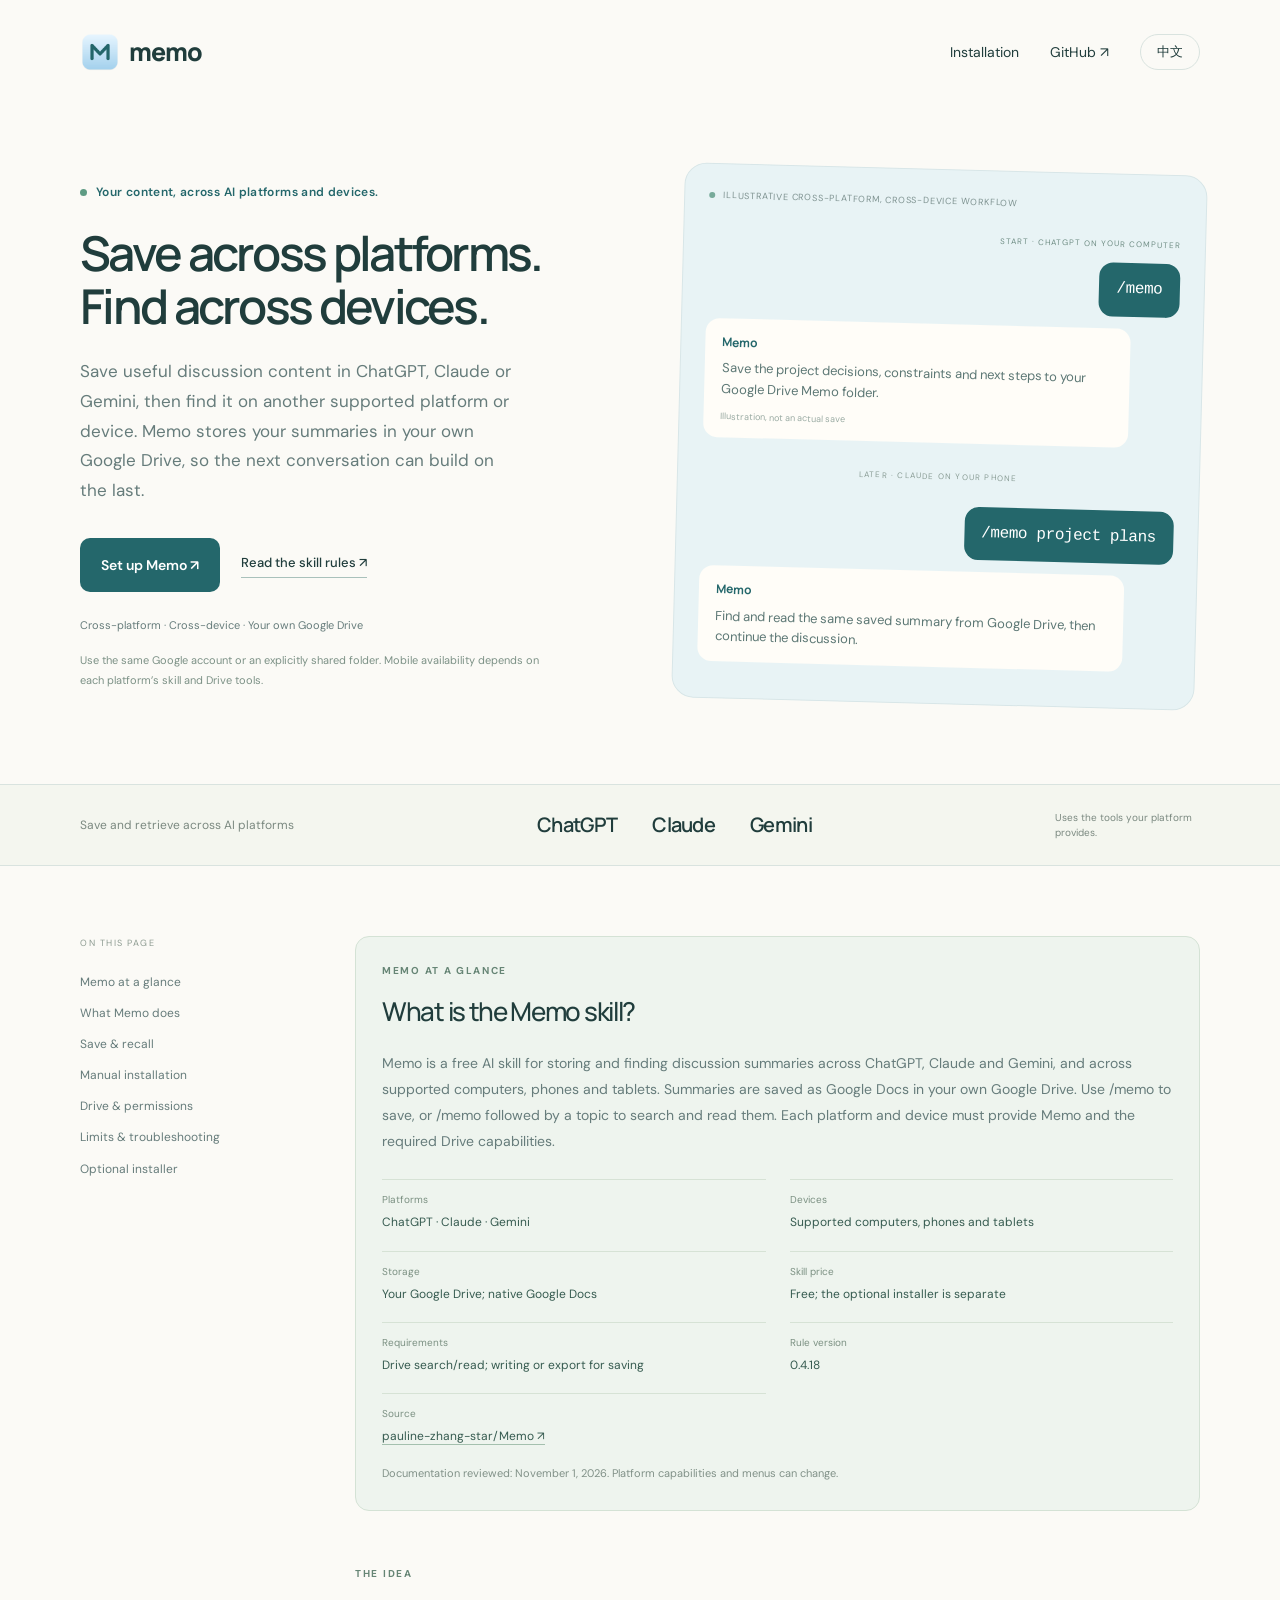
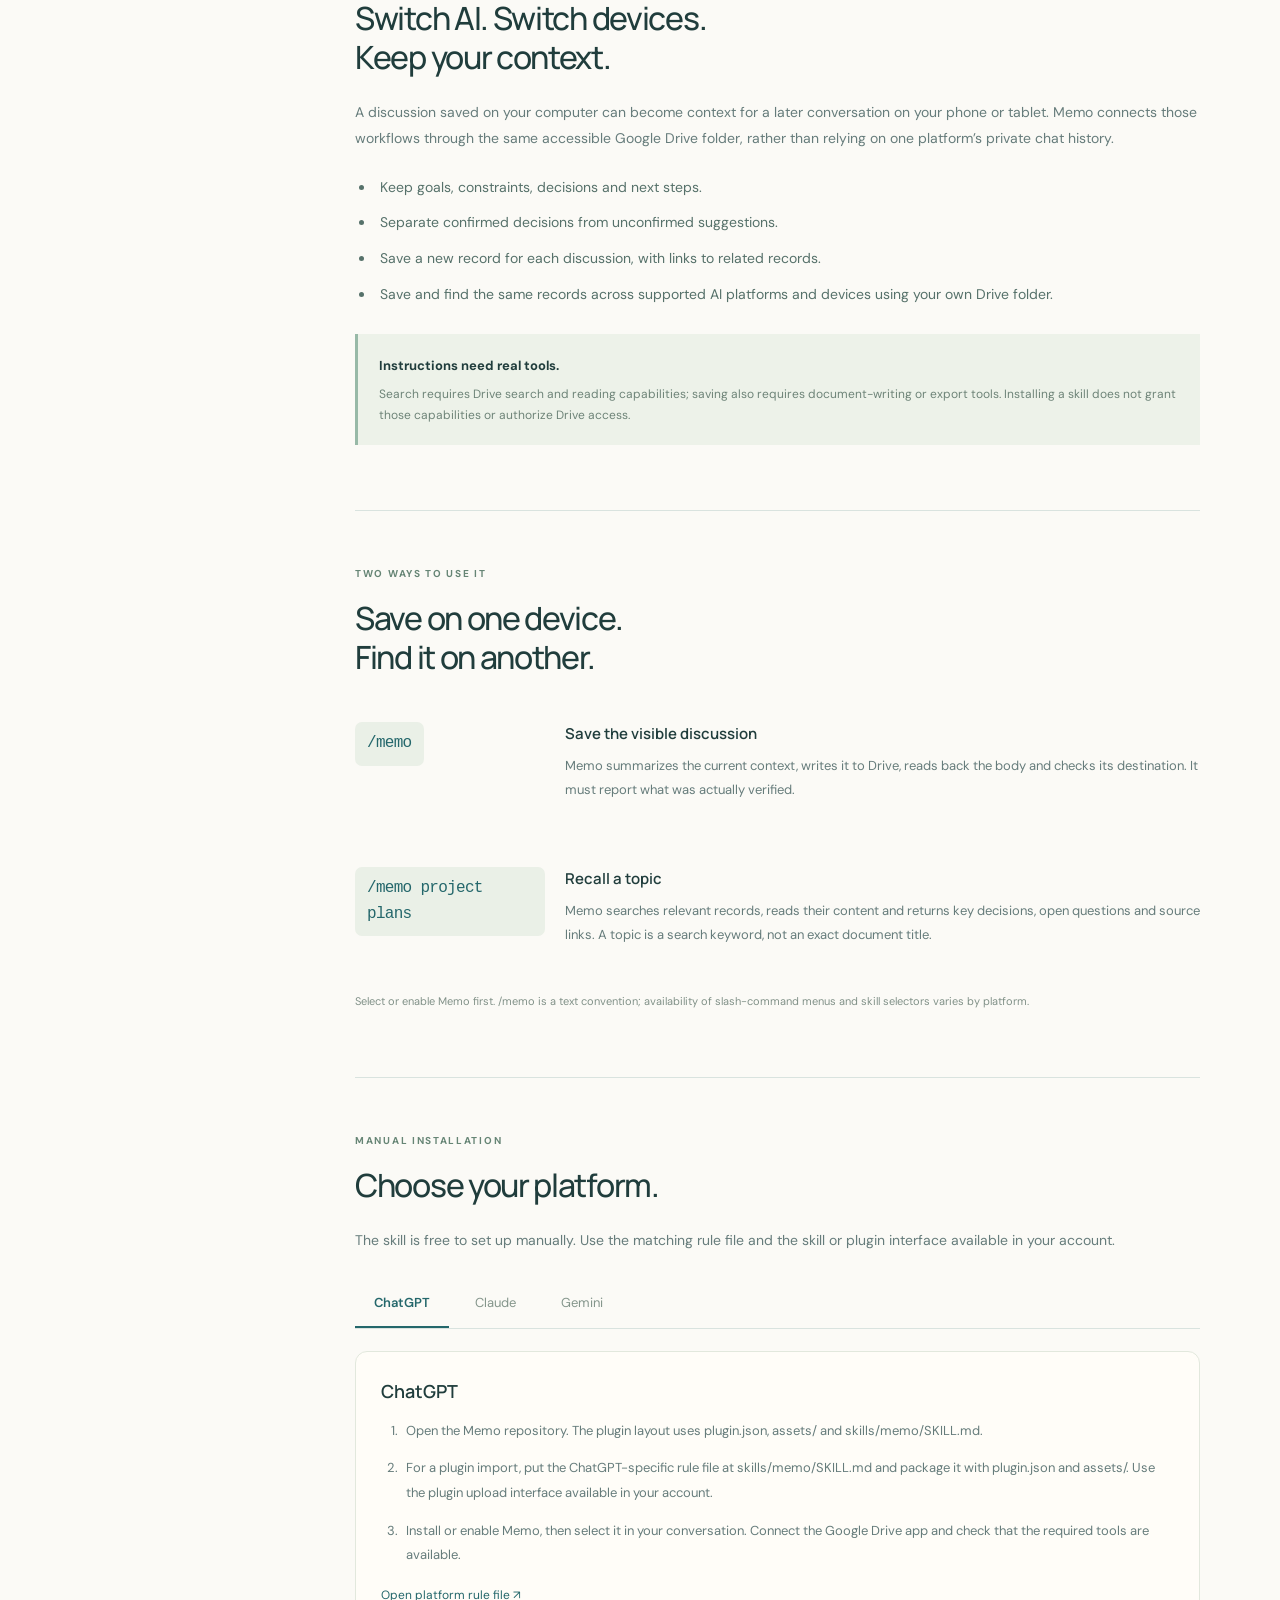
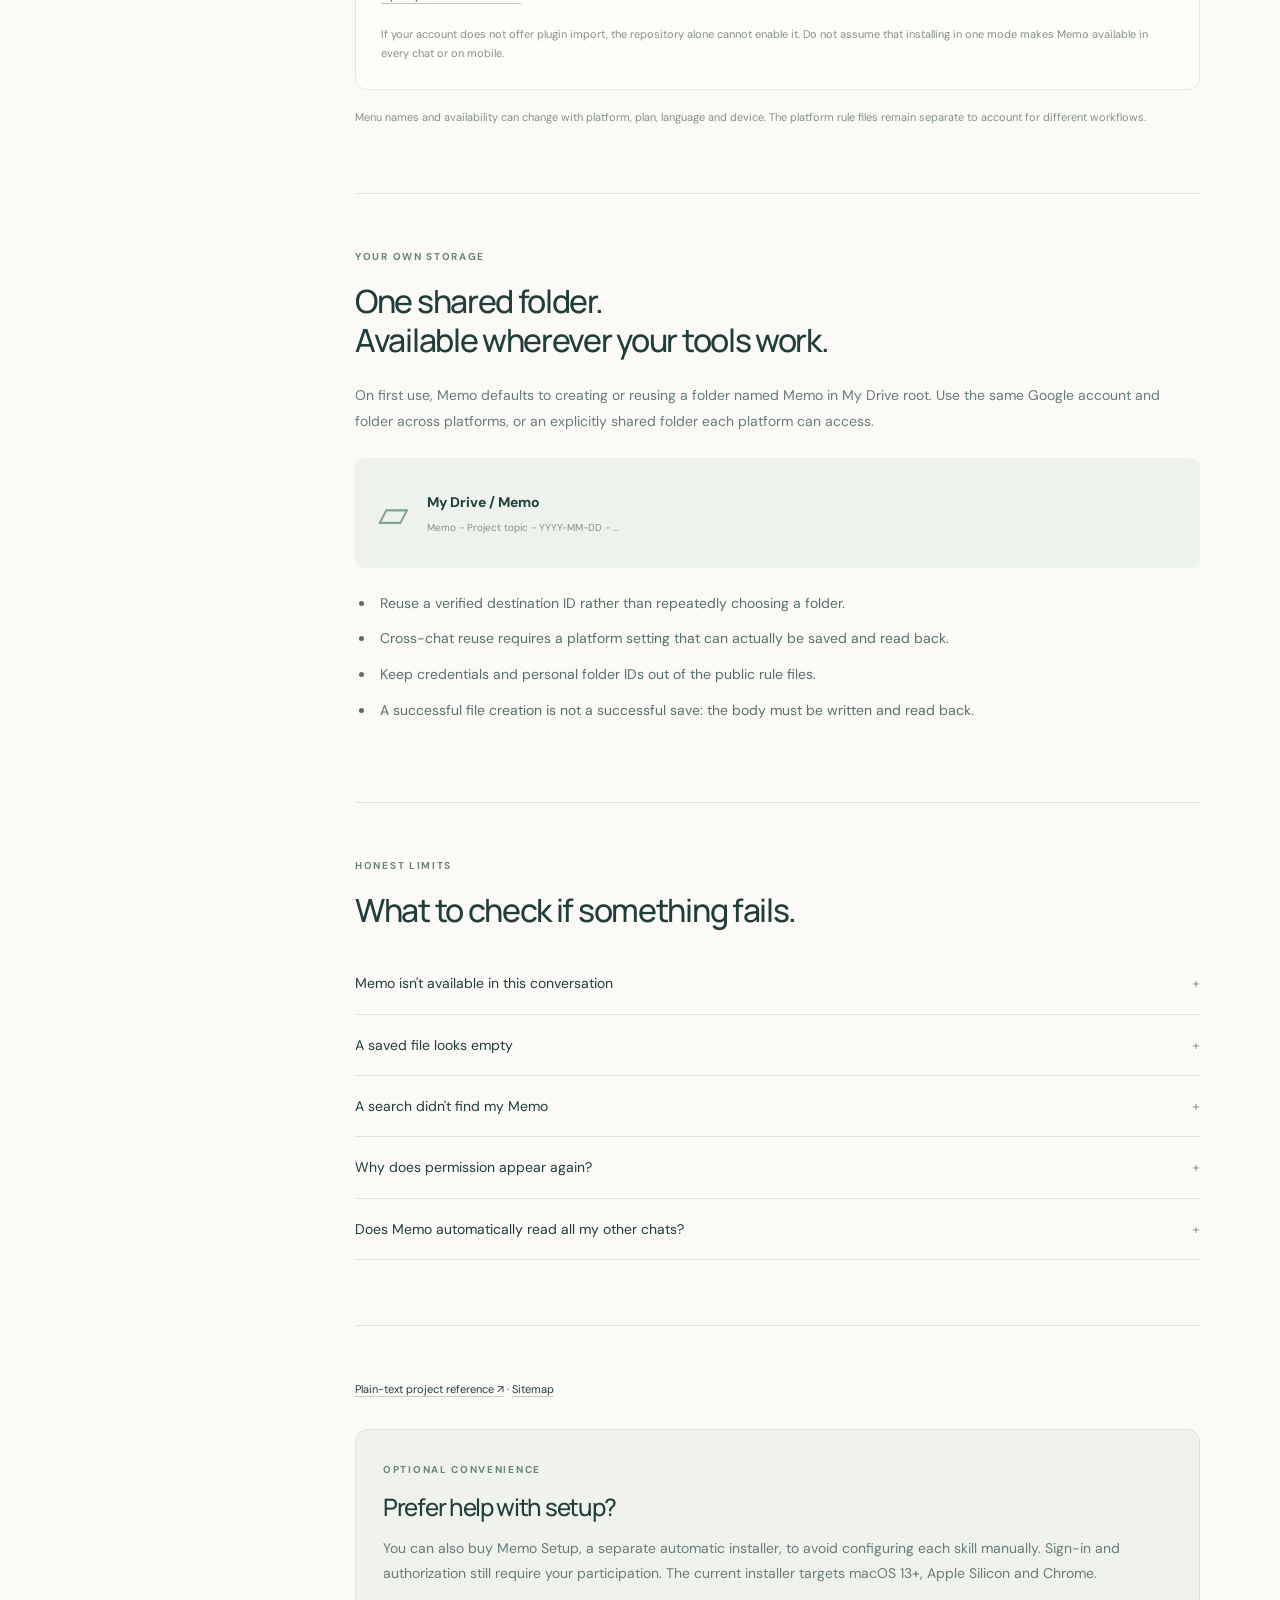
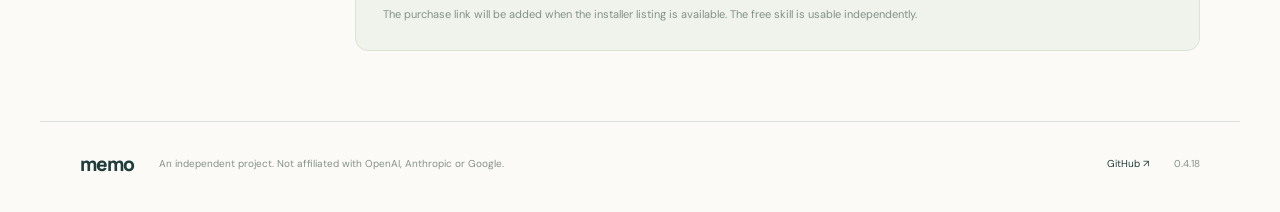
<file: docs/index.html>
<!doctype html><html lang="en"><head>
<meta charset="UTF-8">
<meta name="viewport" content="width=device-width,initial-scale=1">
<title>Memo — Cross-Platform, Cross-Device Memory for ChatGPT, Claude &amp; Gemini</title>
<meta name="description" content="Free Memo skill: save and find discussion summaries across ChatGPT, Claude and Gemini, on supported computers, phones and tablets through your own Google Drive. Manual setup guides included.">
<meta name="theme-color" content="#e5f3f8">
<meta name="robots" content="index,follow,max-image-preview:large">
<link rel="canonical" href="https://pauline-zhang-star.github.io/Memo/">
<link rel="alternate" hreflang="en" href="https://pauline-zhang-star.github.io/Memo/">
<link rel="alternate" hreflang="zh-CN" href="https://pauline-zhang-star.github.io/Memo/zh/">
<link rel="alternate" hreflang="x-default" href="https://pauline-zhang-star.github.io/Memo/">
<link rel="sitemap" type="application/xml" href="https://pauline-zhang-star.github.io/Memo/sitemap.xml">
<meta property="og:type" content="website">
<meta property="og:site_name" content="Memo">
<meta property="og:title" content="Memo — Cross-Platform, Cross-Device Memory for ChatGPT, Claude &amp; Gemini">
<meta property="og:description" content="Free Memo skill: save and find discussion summaries across ChatGPT, Claude and Gemini, on supported computers, phones and tablets through your own Google Drive. Manual setup guides included.">
<meta property="og:url" content="https://pauline-zhang-star.github.io/Memo/">
<meta property="og:locale" content="en_US">
<meta property="og:image" content="https://pauline-zhang-star.github.io/Memo/assets/memo-icon.png">
<meta property="og:image:alt" content="Memo skill icon">
<meta property="og:image:width" content="1024">
<meta property="og:image:height" content="1024">
<meta name="twitter:card" content="summary">
<meta name="twitter:title" content="Memo — Cross-Platform, Cross-Device Memory for ChatGPT, Claude &amp; Gemini">
<meta name="twitter:description" content="Free Memo skill: save and find discussion summaries across ChatGPT, Claude and Gemini, on supported computers, phones and tablets through your own Google Drive. Manual setup guides included.">
<meta name="twitter:image" content="https://pauline-zhang-star.github.io/Memo/assets/memo-icon.png">
<link rel="icon" href="./assets/memo-icon.png">
<link rel="stylesheet" href="./base.css">
<link rel="stylesheet" href="./docs.css">
<script defer src="./docs.js"></script>
<script type="application/ld+json">{"@context": "https://schema.org", "@graph": [{"@type": "WebSite", "@id": "https://pauline-zhang-star.github.io/Memo/#website", "name": "Memo", "url": "https://pauline-zhang-star.github.io/Memo/", "inLanguage": ["en", "zh-CN"]}, {"@type": "WebPage", "@id": "https://pauline-zhang-star.github.io/Memo/#webpage", "url": "https://pauline-zhang-star.github.io/Memo/", "name": "Memo — Cross-Platform, Cross-Device Memory for ChatGPT, Claude & Gemini", "description": "Free Memo skill: save and find discussion summaries across ChatGPT, Claude and Gemini, on supported computers, phones and tablets through your own Google Drive. Manual setup guides included.", "inLanguage": "en", "isPartOf": {"@id": "https://pauline-zhang-star.github.io/Memo/#website"}, "about": {"@id": "https://pauline-zhang-star.github.io/Memo/#skill"}, "dateModified": "2026-11-01", "mainEntity": {"@id": "https://pauline-zhang-star.github.io/Memo/#faq"}}, {"@type": "SoftwareSourceCode", "@id": "https://pauline-zhang-star.github.io/Memo/#skill", "name": "Memo", "alternateName": "Memo skill", "description": "Memo is a free AI skill for storing and finding discussion summaries across ChatGPT, Claude and Gemini, and across supported computers, phones and tablets. Summaries are saved as Google Docs in your own Google Drive. Use /memo to save, or /memo followed by a topic to search and read them. Each platform and device must provide Memo and the required Drive capabilities.", "url": "https://pauline-zhang-star.github.io/Memo/", "codeRepository": "https://github.com/pauline-zhang-star/Memo", "version": "0.4.18", "runtimePlatform": ["ChatGPT", "Claude", "Gemini"], "author": {"@type": "Person", "name": "pauline-zhang-star", "url": "https://github.com/pauline-zhang-star"}, "subjectOf": {"@id": "https://pauline-zhang-star.github.io/Memo/#webpage"}}, {"@type": "FAQPage", "@id": "https://pauline-zhang-star.github.io/Memo/#faq", "inLanguage": "en", "mainEntity": [{"@type": "Question", "name": "Memo isn't available in this conversation", "acceptedAnswer": {"@type": "Answer", "text": "Confirm the skill is installed, enabled and selected in the current platform and mode. Availability can differ across web, mobile, Chat and Work. Typing /memo alone does not install anything."}}, {"@type": "Question", "name": "A saved file looks empty", "acceptedAnswer": {"@type": "Answer", "text": "Creating a file and writing its body are separate operations. Memo should read the returned document ID directly and repair the same document once if needed, rather than create repeated empty files. Ask for the actual verification result."}}, {"@type": "Question", "name": "A search didn't find my Memo", "acceptedAnswer": {"@type": "Answer", "text": "Try topic aliases and Chinese/English keywords. Use actual Drive file search where available; a general Workspace context search may miss recently changed files. A direct document link can distinguish search failure from a missing file."}}, {"@type": "Question", "name": "Why does permission appear again?", "acceptedAnswer": {"@type": "Answer", "text": "Each platform controls its Drive authorization and tool-action confirmations. Reuse existing access when possible, but Memo cannot suppress required approvals or grant itself permanent access."}}, {"@type": "Question", "name": "Does Memo automatically read all my other chats?", "acceptedAnswer": {"@type": "Answer", "text": "No. Save only context that is visible or explicitly supplied. Retrieval reads relevant saved Drive records, not every conversation in your AI accounts."}}]}]}</script>
</head><body>
<header class="header wrap"><a class="brand" href="#"><img src="./assets/memo-icon.png" alt="" width="40" height="40"><span>memo</span></a><nav aria-label="Main"><a href="#install" data-t="navInstall">Installation</a><a href="https://github.com/pauline-zhang-star/Memo" target="_blank" rel="noopener">GitHub ↗</a><a id="language" href="./zh/" lang="zh-CN" hreflang="zh-CN">中文</a></nav></header>
<main>
<section class="doc-hero wrap"><div><div class="eyebrow"><span></span><span data-t="eyebrow">Your content, across AI platforms and devices.</span></div><h1 data-t="hero">Save across platforms.<br>Find across devices.</h1><p class="lede" data-t="intro">Save useful discussion content in ChatGPT, Claude or Gemini, then find it on another supported platform or device. Memo stores your summaries in your own Google Drive, so the next conversation can build on the last.</p><div class="hero-actions"><a class="button primary" href="#install" data-t="start">Set up Memo ↗</a><a class="text-link" href="https://github.com/pauline-zhang-star/Memo/tree/main/skills/memo" target="_blank" rel="noopener" data-t="readSkill">Read the skill rules ↗</a></div><p class="doc-sub" data-t="free">Cross-platform · Cross-device · Your own Google Drive</p><p class="hero-scope" data-t="deviceScope">Use the same Google account or an explicitly shared folder. Mobile availability depends on each platform’s skill and Drive tools.</p></div><div class="conversation"><div class="conversation-top"><span class="tiny-dot"></span><span data-t="exampleLabel">ILLUSTRATIVE CROSS-PLATFORM, CROSS-DEVICE WORKFLOW</span></div><div class="message-device" data-t="firstDevice">START · CHATGPT ON YOUR COMPUTER</div><div class="message user"><code>/memo</code></div><div class="message assistant"><span class="message-label">Memo</span><p data-t="exampleSave">Save the project decisions, constraints and next steps to your Google Drive Memo folder.</p><span class="example-state" data-t="exampleNote">Illustration, not an actual save</span></div><div class="conversation-break" data-t="nextChat">LATER · CLAUDE ON YOUR PHONE</div><div class="message user"><code data-t="exampleCommand">/memo project plans</code></div><div class="message assistant"><span class="message-label">Memo</span><p data-t="exampleRead">Find and read the same saved summary from Google Drive, then continue the discussion.</p></div></div></section>
<div class="platform-strip"><div class="wrap strip-inner"><span data-t="platformLabel">Save and retrieve across AI platforms</span><div><span>ChatGPT</span><span>Claude</span><span>Gemini</span></div><span class="strip-aside" data-t="toolsNote">Uses the tools your platform provides.</span></div></div>
<div class="doc-layout wrap"><aside class="doc-nav"><span data-t="contents">ON THIS PAGE</span><a href="#quick-answer" data-t="quickNav">Memo at a glance</a><a href="#overview" data-t="overviewNav">What Memo does</a><a href="#usage" data-t="usageNav">Save & recall</a><a href="#install" data-t="installNav">Manual installation</a><a href="#drive" data-t="driveNav">Drive & permissions</a><a href="#limits" data-t="limitsNav">Limits & troubleshooting</a><a href="#optional" data-t="optionalNav">Optional installer</a></aside><div class="doc-content">
<section id="quick-answer" class="quick-answer"><div class="section-label" data-t="quickLabel">MEMO AT A GLANCE</div><h2 data-t="quickTitle">What is the Memo skill?</h2><p data-t="quickAnswer">Memo is a free AI skill for storing and finding discussion summaries across ChatGPT, Claude and Gemini, and across supported computers, phones and tablets. Summaries are saved as Google Docs in your own Google Drive. Use /memo to save, or /memo followed by a topic to search and read them. Each platform and device must provide Memo and the required Drive capabilities.</p><dl class="fact-grid"><div><dt data-t="factPlatforms">Platforms</dt><dd>ChatGPT · Claude · Gemini</dd></div><div><dt data-t="factDevices">Devices</dt><dd data-t="factDevicesValue">Supported computers, phones and tablets</dd></div><div><dt data-t="factStorage">Storage</dt><dd data-t="factStorageValue">Your Google Drive; native Google Docs</dd></div><div><dt data-t="factCost">Skill price</dt><dd data-t="factCostValue">Free; the optional installer is separate</dd></div><div><dt data-t="factRequirements">Requirements</dt><dd data-t="factRequirementsValue">Drive search/read; writing or export for saving</dd></div><div><dt data-t="factVersion">Rule version</dt><dd>0.4.18</dd></div><div><dt data-t="factSource">Source</dt><dd><a href="https://github.com/pauline-zhang-star/Memo" target="_blank" rel="noopener">pauline-zhang-star/Memo ↗</a></dd></div></dl><p class="small-note" data-t="reviewed">Documentation reviewed: November 1, 2026. Platform capabilities and menus can change.</p></section><section id="overview"><div class="section-label" data-t="overviewLabel">THE IDEA</div><h2 data-t="overviewTitle">Switch AI. Switch devices.<br>Keep your context.</h2><p data-t="overviewText">A discussion saved on your computer can become context for a later conversation on your phone or tablet. Memo connects those workflows through the same accessible Google Drive folder, rather than relying on one platform’s private chat history.</p><ul class="doc-list"><li data-t="what1">Keep goals, constraints, decisions and next steps.</li><li data-t="what2">Separate confirmed decisions from unconfirmed suggestions.</li><li data-t="what3">Save a new record for each discussion, with links to related records.</li><li data-t="what4">Save and find the same records across supported AI platforms and devices using your own Drive folder.</li></ul><div class="note"><strong data-t="toolsTitle">Instructions need real tools.</strong><p data-t="toolsBody">Search requires Drive search and reading capabilities; saving also requires document-writing or export tools. Installing a skill does not grant those capabilities or authorize Drive access.</p></div></section>
<section id="usage"><div class="section-label" data-t="usageLabel">TWO WAYS TO USE IT</div><h2 data-t="usageTitle">Save on one device.<br>Find it on another.</h2><div class="usage-example"><code>/memo</code><div><h3 data-t="saveTitle">Save the visible discussion</h3><p data-t="saveBody">Memo summarizes the current context, writes it to Drive, reads back the body and checks its destination. It must report what was actually verified.</p></div></div><div class="usage-example"><code data-t="recallCode">/memo project plans</code><div><h3 data-t="recallTitle">Recall a topic</h3><p data-t="recallBody">Memo searches relevant records, reads their content and returns key decisions, open questions and source links. A topic is a search keyword, not an exact document title.</p></div></div><p class="small-note" data-t="commandNote">Select or enable Memo first. /memo is a text convention; availability of slash-command menus and skill selectors varies by platform.</p></section>
<section id="install"><div class="section-label" data-t="installLabel">MANUAL INSTALLATION</div><h2 data-t="installTitle">Choose your platform.</h2><p data-t="installIntro">The skill is free to set up manually. Use the matching rule file and the skill or plugin interface available in your account.</p><div class="platform-tabs" role="tablist" aria-label="Platform"><button id="tab-chatgpt" role="tab" aria-controls="panel-chatgpt" aria-selected="true" tabindex="0" data-platform="chatgpt">ChatGPT</button><button id="tab-claude" role="tab" aria-controls="panel-claude" aria-selected="false" tabindex="-1" data-platform="claude">Claude</button><button id="tab-gemini" role="tab" aria-controls="panel-gemini" aria-selected="false" tabindex="-1" data-platform="gemini">Gemini</button></div>
<div id="panel-chatgpt" class="install-panel" role="tabpanel" aria-labelledby="tab-chatgpt"><h3>ChatGPT</h3><ol><li data-t="gpt1">Open the Memo repository. The plugin layout uses plugin.json, assets/ and skills/memo/SKILL.md.</li><li data-t="gpt2">For a plugin import, put the ChatGPT-specific rule file at skills/memo/SKILL.md and package it with plugin.json and assets/. Use the plugin upload interface available in your account.</li><li data-t="gpt3">Install or enable Memo, then select it in your conversation. Connect the Google Drive app and check that the required tools are available.</li></ol><a class="file-link" href="https://github.com/pauline-zhang-star/Memo/blob/main/platforms/chatgpt/memo/SKILL.md" target="_blank" rel="noopener" data-t="openRules">Open platform rule file ↗</a><p class="small-note" data-t="gptNote">If your account does not offer plugin import, the repository alone cannot enable it. Do not assume that installing in one mode makes Memo available in every chat or on mobile.</p></div>
<div id="panel-claude" class="install-panel" role="tabpanel" aria-labelledby="tab-claude"><h3>Claude</h3><ol><li data-t="claude1">Open the Claude-specific rule file and save it as SKILL.md using GitHub's raw-file download.</li><li data-t="claude2">In Claude's customization settings, open Skills and upload the skill in the format accepted by the current interface. Enable Memo after import.</li><li data-t="claude3">Connect Google Drive in Claude. Select or invoke Memo in a supported conversation and check search, read and write capabilities separately.</li></ol><a class="file-link" href="https://github.com/pauline-zhang-star/Memo/blob/main/platforms/claude/memo/SKILL.md" target="_blank" rel="noopener" data-t="openRules">Open platform rule file ↗</a><p class="small-note" data-t="claudeNote">When replacing an existing skill, preserve your personal memo_storage settings. Do not overwrite a verified folder ID with the generic null values.</p></div>
<div id="panel-gemini" class="install-panel" role="tabpanel" aria-labelledby="tab-gemini"><h3>Gemini</h3><ol><li data-t="gemini1">Open the Gemini-specific rule file and save SKILL.md.</li><li data-t="gemini2">In Gemini, open customization → Skills and use the available upload or creation flow. If entering instructions manually, use the rule body after the YAML metadata, and name the skill memo.</li><li data-t="gemini3">Save and enable the skill. Connect the available Google Workspace/Drive integration and explicitly ask Memo to search Google Drive when retrieving.</li></ol><a class="file-link" href="https://github.com/pauline-zhang-star/Memo/blob/main/platforms/gemini/memo/SKILL.md" target="_blank" rel="noopener" data-t="openRules">Open platform rule file ↗</a><p class="small-note" data-t="geminiNote">Available tools can differ between web and mobile. Missing write tools do not prevent retrieval when search and reading are available.</p></div><p class="small-note" data-t="uiNote">Menu names and availability can change with platform, plan, language and device. The platform rule files remain separate to account for different workflows.</p></section>
<section id="drive"><div class="section-label" data-t="driveLabel">YOUR OWN STORAGE</div><h2 data-t="driveTitle">One shared folder.<br>Available wherever your tools work.</h2><p data-t="driveText">On first use, Memo defaults to creating or reusing a folder named Memo in My Drive root. Use the same Google account and folder across platforms, or an explicitly shared folder each platform can access.</p><div class="folder-preview"><span aria-hidden="true">▱</span><div><strong>My Drive / Memo</strong><p>Memo - Project topic - YYYY-MM-DD - …</p></div></div><ul class="doc-list"><li data-t="drive1">Reuse a verified destination ID rather than repeatedly choosing a folder.</li><li data-t="drive2">Cross-chat reuse requires a platform setting that can actually be saved and read back.</li><li data-t="drive3">Keep credentials and personal folder IDs out of the public rule files.</li><li data-t="drive4">A successful file creation is not a successful save: the body must be written and read back.</li></ul></section>
<section id="limits"><div class="section-label" data-t="limitsLabel">HONEST LIMITS</div><h2 data-t="limitsTitle">What to check if something fails.</h2><details id="faq-availability"><summary data-t="q1">Memo isn't available in this conversation</summary><p data-t="a1">Confirm the skill is installed, enabled and selected in the current platform and mode. Availability can differ across web, mobile, Chat and Work. Typing /memo alone does not install anything.</p></details><details id="faq-empty-document"><summary data-t="q2">A saved file looks empty</summary><p data-t="a2">Creating a file and writing its body are separate operations. Memo should read the returned document ID directly and repair the same document once if needed, rather than create repeated empty files. Ask for the actual verification result.</p></details><details id="faq-search"><summary data-t="q3">A search didn't find my Memo</summary><p data-t="a3">Try topic aliases and Chinese/English keywords. Use actual Drive file search where available; a general Workspace context search may miss recently changed files. A direct document link can distinguish search failure from a missing file.</p></details><details id="faq-permissions"><summary data-t="q4">Why does permission appear again?</summary><p data-t="a4">Each platform controls its Drive authorization and tool-action confirmations. Reuse existing access when possible, but Memo cannot suppress required approvals or grant itself permanent access.</p></details><details id="faq-other-chats"><summary data-t="q5">Does Memo automatically read all my other chats?</summary><p data-t="a5">No. Save only context that is visible or explicitly supplied. Retrieval reads relevant saved Drive records, not every conversation in your AI accounts.</p></details></section>
<p class="docs-resources"><a href="./reference.md" data-t="textReference">Plain-text project reference ↗</a> · <a href="./sitemap.xml" data-t="sitemapLink">Sitemap</a></p><section id="optional" class="optional"><span class="section-label" data-t="optionalLabel">OPTIONAL CONVENIENCE</span><h2 data-t="optionalTitle">Prefer help with setup?</h2><p data-t="optionalText">You can also buy Memo Setup, a separate automatic installer, to avoid configuring each skill manually. Sign-in and authorization still require your participation. The current installer targets macOS 13+, Apple Silicon and Chrome.</p><a id="installer-link" hidden target="_blank" rel="noopener" data-t="purchaseLink">View the optional installer on Gumroad ↗</a><p id="installer-pending" class="small-note" data-t="purchasePending">The purchase link will be added when the installer listing is available. The free skill is usable independently.</p></section>
</div></div></main><footer class="wrap footer"><div class="brand footer-brand">memo</div><p data-t="footer">An independent project. Not affiliated with OpenAI, Anthropic or Google.</p><a href="https://github.com/pauline-zhang-star/Memo" target="_blank" rel="noopener">GitHub ↗</a><span>0.4.18</span></footer></body></html>
</file>
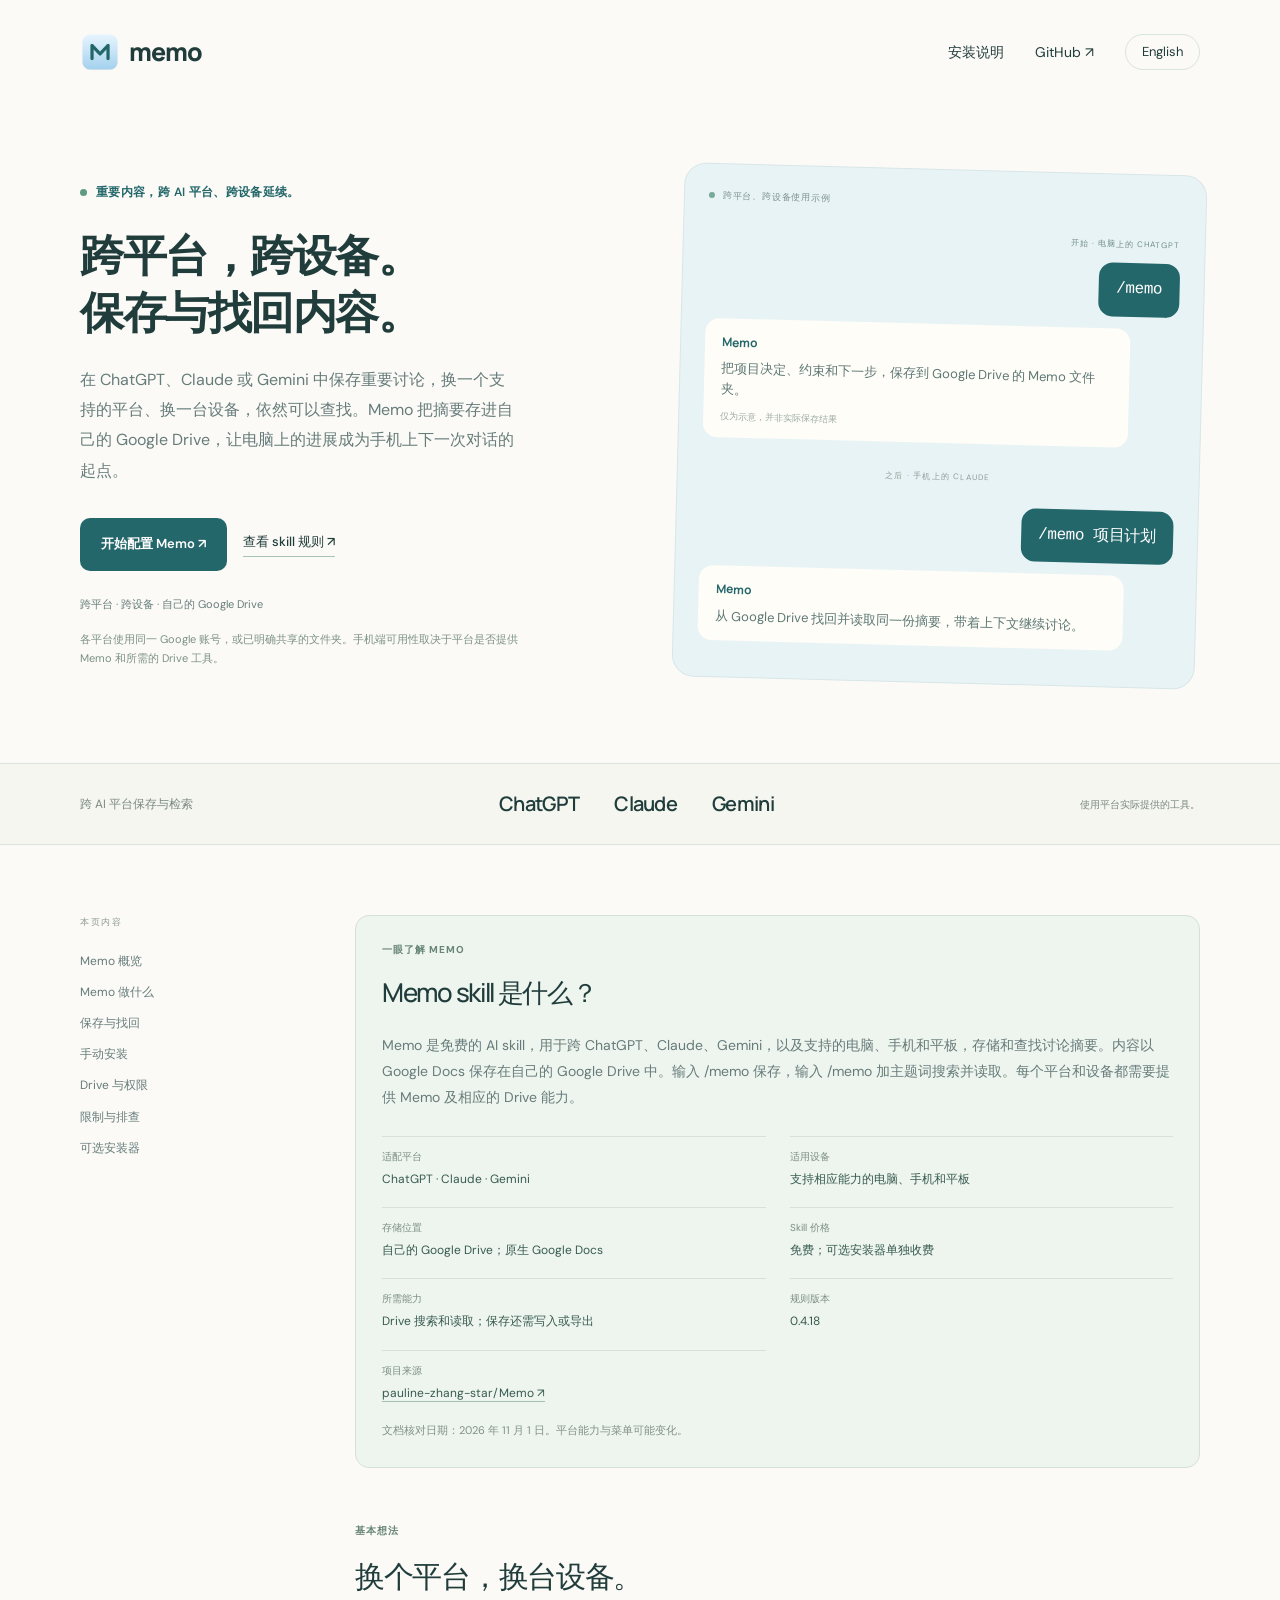
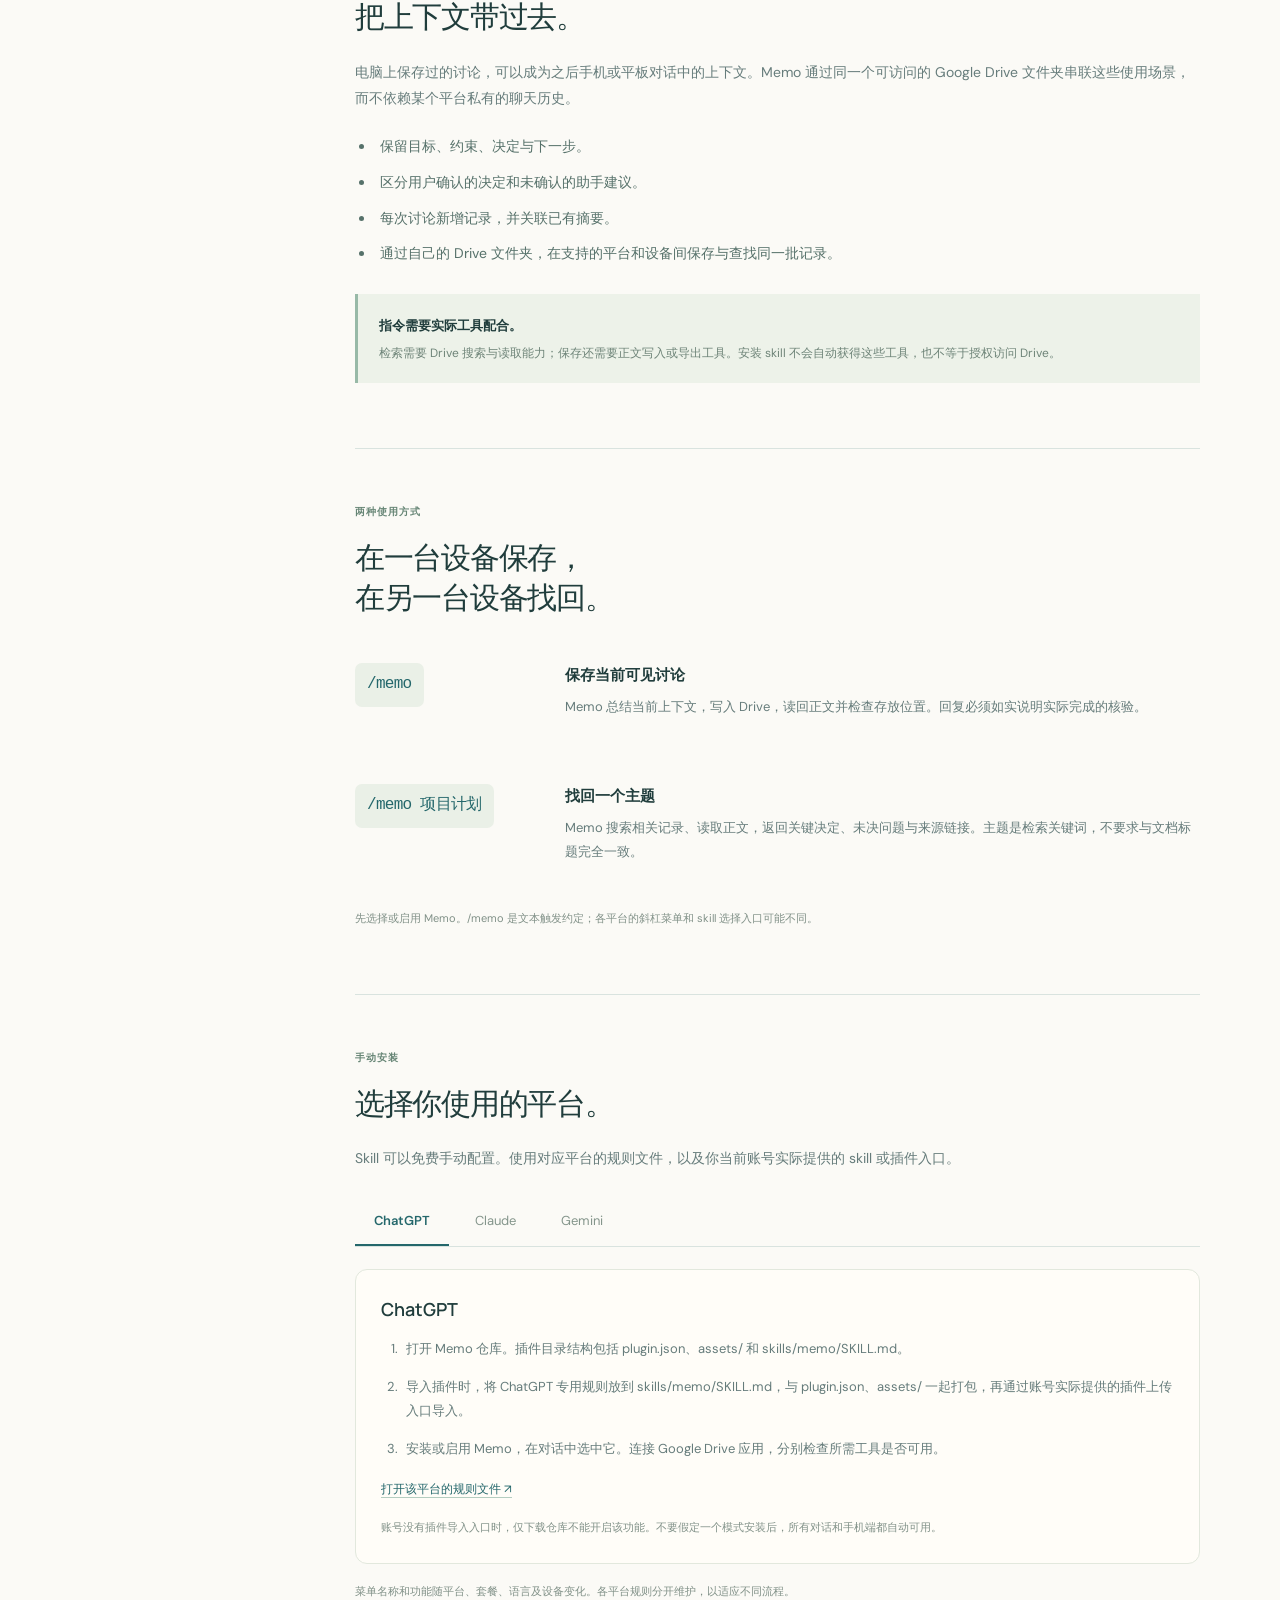
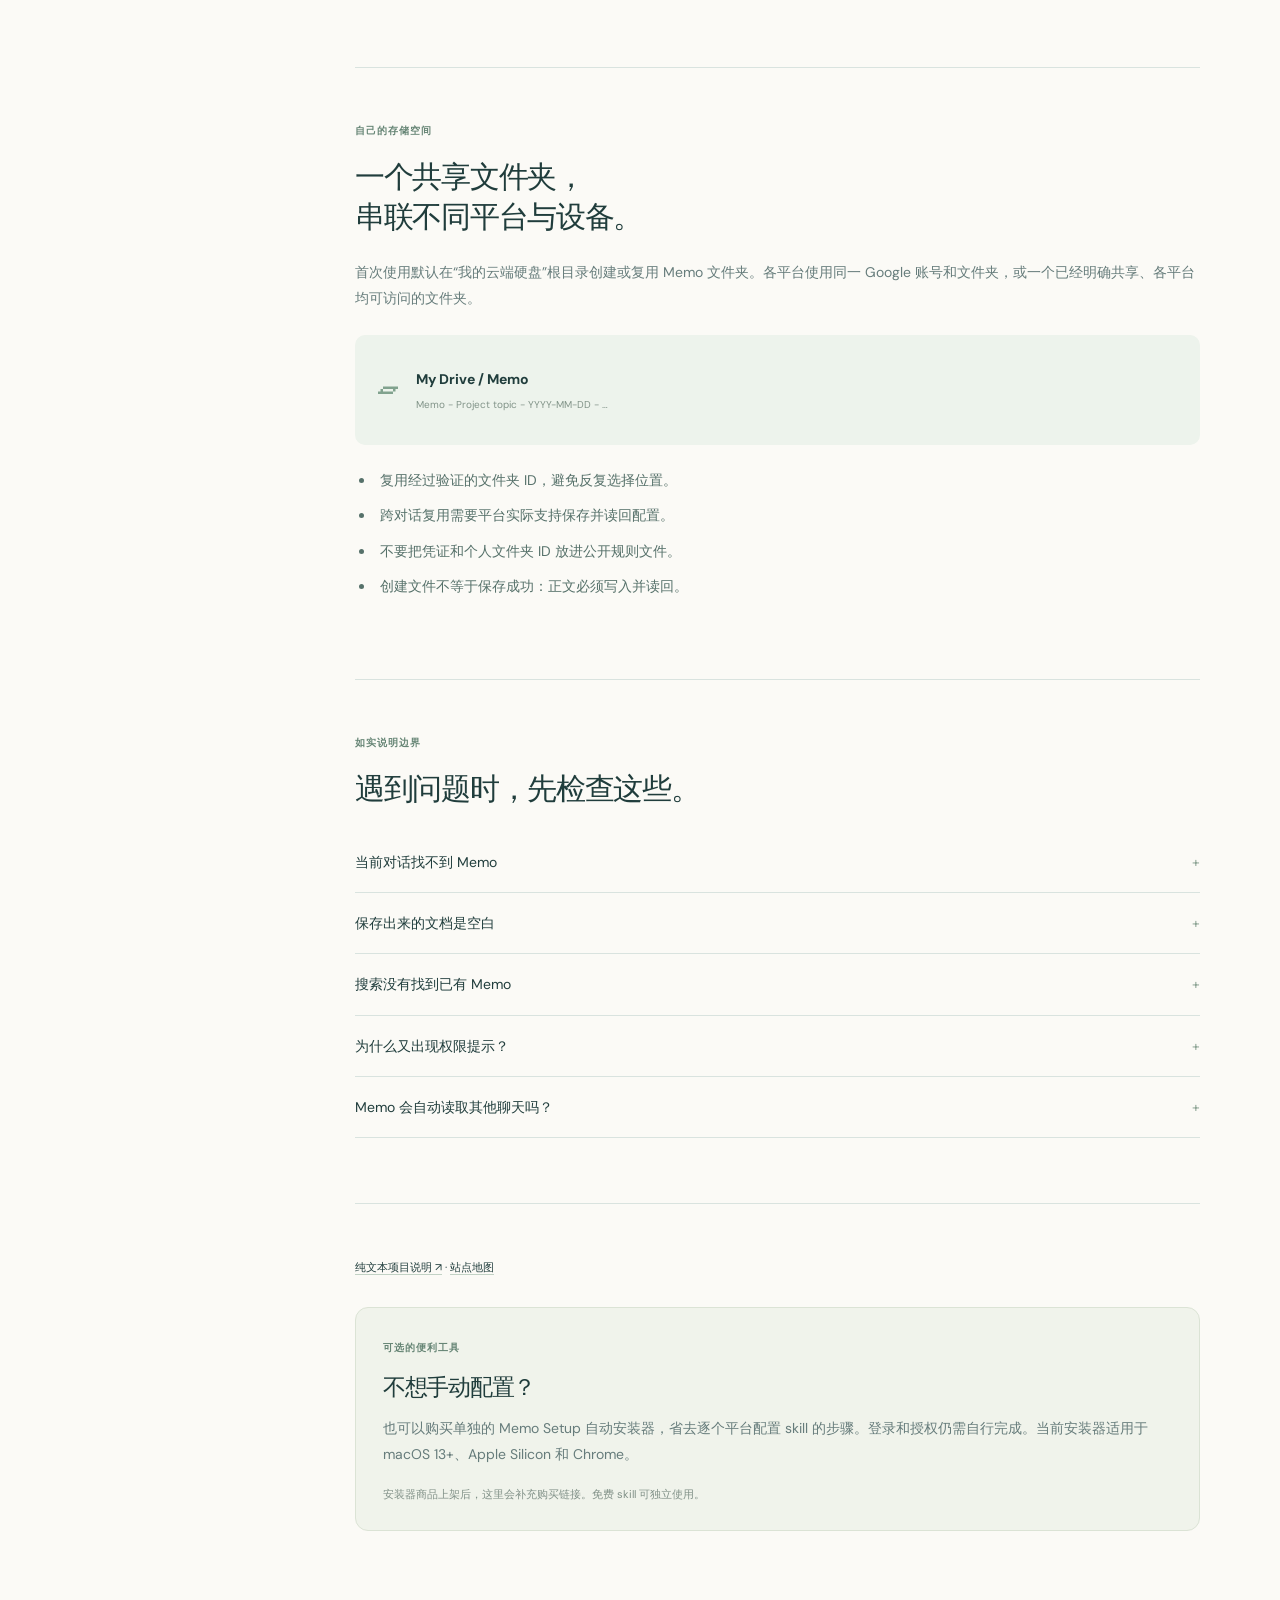
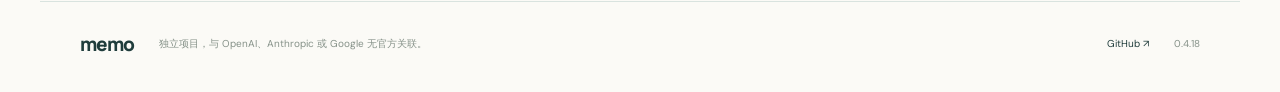
<file: docs/zh/index.html>
<!doctype html><html lang="zh-CN"><head>
<meta charset="UTF-8">
<meta name="viewport" content="width=device-width,initial-scale=1">
<title>Memo — 跨平台、跨设备保存与查找 | ChatGPT、Claude、Gemini</title>
<meta name="description" content="免费 Memo skill：跨 ChatGPT、Claude、Gemini 保存和查找内容，通过自己的 Google Drive 在支持的电脑、手机和平板间找回讨论摘要。含三平台手动安装说明。">
<meta name="theme-color" content="#e5f3f8">
<meta name="robots" content="index,follow,max-image-preview:large">
<link rel="canonical" href="https://pauline-zhang-star.github.io/Memo/zh/">
<link rel="alternate" hreflang="en" href="https://pauline-zhang-star.github.io/Memo/">
<link rel="alternate" hreflang="zh-CN" href="https://pauline-zhang-star.github.io/Memo/zh/">
<link rel="alternate" hreflang="x-default" href="https://pauline-zhang-star.github.io/Memo/">
<link rel="sitemap" type="application/xml" href="https://pauline-zhang-star.github.io/Memo/sitemap.xml">
<meta property="og:type" content="website">
<meta property="og:site_name" content="Memo">
<meta property="og:title" content="Memo — 跨平台、跨设备保存与查找 | ChatGPT、Claude、Gemini">
<meta property="og:description" content="免费 Memo skill：跨 ChatGPT、Claude、Gemini 保存和查找内容，通过自己的 Google Drive 在支持的电脑、手机和平板间找回讨论摘要。含三平台手动安装说明。">
<meta property="og:url" content="https://pauline-zhang-star.github.io/Memo/zh/">
<meta property="og:locale" content="zh_CN">
<meta property="og:image" content="https://pauline-zhang-star.github.io/Memo/assets/memo-icon.png">
<meta property="og:image:alt" content="Memo skill icon">
<meta property="og:image:width" content="1024">
<meta property="og:image:height" content="1024">
<meta name="twitter:card" content="summary">
<meta name="twitter:title" content="Memo — 跨平台、跨设备保存与查找 | ChatGPT、Claude、Gemini">
<meta name="twitter:description" content="免费 Memo skill：跨 ChatGPT、Claude、Gemini 保存和查找内容，通过自己的 Google Drive 在支持的电脑、手机和平板间找回讨论摘要。含三平台手动安装说明。">
<meta name="twitter:image" content="https://pauline-zhang-star.github.io/Memo/assets/memo-icon.png">
<link rel="icon" href="../assets/memo-icon.png">
<link rel="stylesheet" href="../base.css">
<link rel="stylesheet" href="../docs.css">
<script defer src="../docs.js"></script>
<script type="application/ld+json">{"@context": "https://schema.org", "@graph": [{"@type": "WebSite", "@id": "https://pauline-zhang-star.github.io/Memo/#website", "name": "Memo", "url": "https://pauline-zhang-star.github.io/Memo/", "inLanguage": ["en", "zh-CN"]}, {"@type": "WebPage", "@id": "https://pauline-zhang-star.github.io/Memo/zh/#webpage", "url": "https://pauline-zhang-star.github.io/Memo/zh/", "name": "Memo — 跨平台、跨设备保存与查找 | ChatGPT、Claude、Gemini", "description": "免费 Memo skill：跨 ChatGPT、Claude、Gemini 保存和查找内容，通过自己的 Google Drive 在支持的电脑、手机和平板间找回讨论摘要。含三平台手动安装说明。", "inLanguage": "zh-CN", "isPartOf": {"@id": "https://pauline-zhang-star.github.io/Memo/#website"}, "about": {"@id": "https://pauline-zhang-star.github.io/Memo/#skill"}, "dateModified": "2026-11-01", "mainEntity": {"@id": "https://pauline-zhang-star.github.io/Memo/zh/#faq"}}, {"@type": "SoftwareSourceCode", "@id": "https://pauline-zhang-star.github.io/Memo/#skill", "name": "Memo", "alternateName": "Memo skill", "description": "Memo 是免费的 AI skill，用于跨 ChatGPT、Claude、Gemini，以及支持的电脑、手机和平板，存储和查找讨论摘要。内容以 Google Docs 保存在自己的 Google Drive 中。输入 /memo 保存，输入 /memo 加主题词搜索并读取。每个平台和设备都需要提供 Memo 及相应的 Drive 能力。", "url": "https://pauline-zhang-star.github.io/Memo/", "codeRepository": "https://github.com/pauline-zhang-star/Memo", "version": "0.4.18", "runtimePlatform": ["ChatGPT", "Claude", "Gemini"], "author": {"@type": "Person", "name": "pauline-zhang-star", "url": "https://github.com/pauline-zhang-star"}, "subjectOf": {"@id": "https://pauline-zhang-star.github.io/Memo/zh/#webpage"}}, {"@type": "FAQPage", "@id": "https://pauline-zhang-star.github.io/Memo/zh/#faq", "inLanguage": "zh-CN", "mainEntity": [{"@type": "Question", "name": "当前对话找不到 Memo", "acceptedAnswer": {"@type": "Answer", "text": "确认当前平台和模式下已安装、启用并选中 Memo。网页、手机、Chat 和 Work 的可用入口可能不同。只输入 /memo 不会自动完成安装。"}}, {"@type": "Question", "name": "保存出来的文档是空白", "acceptedAnswer": {"@type": "Answer", "text": "创建文件与写入正文是不同操作。Memo 应按返回的文档 ID 直接读取，必要时在同一文档补写一次，而不是重复创建空文件。请以实际核验结果为准。"}}, {"@type": "Question", "name": "搜索没有找到已有 Memo", "acceptedAnswer": {"@type": "Answer", "text": "尝试主题别名和中英文关键词。优先使用实际提供的 Drive 文件搜索；普通 Workspace 上下文搜索可能漏掉刚修改的文件。直接提供文档链接，有助于区分搜索失败和文件不存在。"}}, {"@type": "Question", "name": "为什么又出现权限提示？", "acceptedAnswer": {"@type": "Answer", "text": "各平台独立控制 Drive 授权和单次工具操作确认。已有授权可用时应复用，但 Memo 无法取消必要的确认，也不能自行获得永久权限。"}}, {"@type": "Question", "name": "Memo 会自动读取其他聊天吗？", "acceptedAnswer": {"@type": "Answer", "text": "不会。仅保存当前可见或明确提供的上下文。检索读取相关的 Drive 摘要，并非浏览 AI 账号里的全部聊天。"}}]}]}</script>
</head><body>
<header class="header wrap"><a class="brand" href="#"><img src="../assets/memo-icon.png" alt="" width="40" height="40"><span>memo</span></a><nav aria-label="Main"><a href="#install" data-t="navInstall">安装说明</a><a href="https://github.com/pauline-zhang-star/Memo" target="_blank" rel="noopener">GitHub ↗</a><a id="language" href="../" lang="en" hreflang="en">English</a></nav></header>
<main>
<section class="doc-hero wrap"><div><div class="eyebrow"><span></span><span data-t="eyebrow">重要内容，跨 AI 平台、跨设备延续。</span></div><h1 data-t="hero">跨平台，跨设备。<br>保存与找回内容。</h1><p class="lede" data-t="intro">在 ChatGPT、Claude 或 Gemini 中保存重要讨论，换一个支持的平台、换一台设备，依然可以查找。Memo 把摘要存进自己的 Google Drive，让电脑上的进展成为手机上下一次对话的起点。</p><div class="hero-actions"><a class="button primary" href="#install" data-t="start">开始配置 Memo ↗</a><a class="text-link" href="https://github.com/pauline-zhang-star/Memo/tree/main/skills/memo" target="_blank" rel="noopener" data-t="readSkill">查看 skill 规则 ↗</a></div><p class="doc-sub" data-t="free">跨平台 · 跨设备 · 自己的 Google Drive</p><p class="hero-scope" data-t="deviceScope">各平台使用同一 Google 账号，或已明确共享的文件夹。手机端可用性取决于平台是否提供 Memo 和所需的 Drive 工具。</p></div><div class="conversation"><div class="conversation-top"><span class="tiny-dot"></span><span data-t="exampleLabel">跨平台、跨设备使用示例</span></div><div class="message-device" data-t="firstDevice">开始 · 电脑上的 CHATGPT</div><div class="message user"><code>/memo</code></div><div class="message assistant"><span class="message-label">Memo</span><p data-t="exampleSave">把项目决定、约束和下一步，保存到 Google Drive 的 Memo 文件夹。</p><span class="example-state" data-t="exampleNote">仅为示意，并非实际保存结果</span></div><div class="conversation-break" data-t="nextChat">之后 · 手机上的 CLAUDE</div><div class="message user"><code data-t="exampleCommand">/memo 项目计划</code></div><div class="message assistant"><span class="message-label">Memo</span><p data-t="exampleRead">从 Google Drive 找回并读取同一份摘要，带着上下文继续讨论。</p></div></div></section>
<div class="platform-strip"><div class="wrap strip-inner"><span data-t="platformLabel">跨 AI 平台保存与检索</span><div><span>ChatGPT</span><span>Claude</span><span>Gemini</span></div><span class="strip-aside" data-t="toolsNote">使用平台实际提供的工具。</span></div></div>
<div class="doc-layout wrap"><aside class="doc-nav"><span data-t="contents">本页内容</span><a href="#quick-answer" data-t="quickNav">Memo 概览</a><a href="#overview" data-t="overviewNav">Memo 做什么</a><a href="#usage" data-t="usageNav">保存与找回</a><a href="#install" data-t="installNav">手动安装</a><a href="#drive" data-t="driveNav">Drive 与权限</a><a href="#limits" data-t="limitsNav">限制与排查</a><a href="#optional" data-t="optionalNav">可选安装器</a></aside><div class="doc-content">
<section id="quick-answer" class="quick-answer"><div class="section-label" data-t="quickLabel">一眼了解 MEMO</div><h2 data-t="quickTitle">Memo skill 是什么？</h2><p data-t="quickAnswer">Memo 是免费的 AI skill，用于跨 ChatGPT、Claude、Gemini，以及支持的电脑、手机和平板，存储和查找讨论摘要。内容以 Google Docs 保存在自己的 Google Drive 中。输入 /memo 保存，输入 /memo 加主题词搜索并读取。每个平台和设备都需要提供 Memo 及相应的 Drive 能力。</p><dl class="fact-grid"><div><dt data-t="factPlatforms">适配平台</dt><dd>ChatGPT · Claude · Gemini</dd></div><div><dt data-t="factDevices">适用设备</dt><dd data-t="factDevicesValue">支持相应能力的电脑、手机和平板</dd></div><div><dt data-t="factStorage">存储位置</dt><dd data-t="factStorageValue">自己的 Google Drive；原生 Google Docs</dd></div><div><dt data-t="factCost">Skill 价格</dt><dd data-t="factCostValue">免费；可选安装器单独收费</dd></div><div><dt data-t="factRequirements">所需能力</dt><dd data-t="factRequirementsValue">Drive 搜索和读取；保存还需写入或导出</dd></div><div><dt data-t="factVersion">规则版本</dt><dd>0.4.18</dd></div><div><dt data-t="factSource">项目来源</dt><dd><a href="https://github.com/pauline-zhang-star/Memo" target="_blank" rel="noopener">pauline-zhang-star/Memo ↗</a></dd></div></dl><p class="small-note" data-t="reviewed">文档核对日期：2026 年 11 月 1 日。平台能力与菜单可能变化。</p></section><section id="overview"><div class="section-label" data-t="overviewLabel">基本想法</div><h2 data-t="overviewTitle">换个平台，换台设备。<br>把上下文带过去。</h2><p data-t="overviewText">电脑上保存过的讨论，可以成为之后手机或平板对话中的上下文。Memo 通过同一个可访问的 Google Drive 文件夹串联这些使用场景，而不依赖某个平台私有的聊天历史。</p><ul class="doc-list"><li data-t="what1">保留目标、约束、决定与下一步。</li><li data-t="what2">区分用户确认的决定和未确认的助手建议。</li><li data-t="what3">每次讨论新增记录，并关联已有摘要。</li><li data-t="what4">通过自己的 Drive 文件夹，在支持的平台和设备间保存与查找同一批记录。</li></ul><div class="note"><strong data-t="toolsTitle">指令需要实际工具配合。</strong><p data-t="toolsBody">检索需要 Drive 搜索与读取能力；保存还需要正文写入或导出工具。安装 skill 不会自动获得这些工具，也不等于授权访问 Drive。</p></div></section>
<section id="usage"><div class="section-label" data-t="usageLabel">两种使用方式</div><h2 data-t="usageTitle">在一台设备保存，<br>在另一台设备找回。</h2><div class="usage-example"><code>/memo</code><div><h3 data-t="saveTitle">保存当前可见讨论</h3><p data-t="saveBody">Memo 总结当前上下文，写入 Drive，读回正文并检查存放位置。回复必须如实说明实际完成的核验。</p></div></div><div class="usage-example"><code data-t="recallCode">/memo 项目计划</code><div><h3 data-t="recallTitle">找回一个主题</h3><p data-t="recallBody">Memo 搜索相关记录、读取正文，返回关键决定、未决问题与来源链接。主题是检索关键词，不要求与文档标题完全一致。</p></div></div><p class="small-note" data-t="commandNote">先选择或启用 Memo。/memo 是文本触发约定；各平台的斜杠菜单和 skill 选择入口可能不同。</p></section>
<section id="install"><div class="section-label" data-t="installLabel">手动安装</div><h2 data-t="installTitle">选择你使用的平台。</h2><p data-t="installIntro">Skill 可以免费手动配置。使用对应平台的规则文件，以及你当前账号实际提供的 skill 或插件入口。</p><div class="platform-tabs" role="tablist" aria-label="Platform"><button id="tab-chatgpt" role="tab" aria-controls="panel-chatgpt" aria-selected="true" tabindex="0" data-platform="chatgpt">ChatGPT</button><button id="tab-claude" role="tab" aria-controls="panel-claude" aria-selected="false" tabindex="-1" data-platform="claude">Claude</button><button id="tab-gemini" role="tab" aria-controls="panel-gemini" aria-selected="false" tabindex="-1" data-platform="gemini">Gemini</button></div>
<div id="panel-chatgpt" class="install-panel" role="tabpanel" aria-labelledby="tab-chatgpt"><h3>ChatGPT</h3><ol><li data-t="gpt1">打开 Memo 仓库。插件目录结构包括 plugin.json、assets/ 和 skills/memo/SKILL.md。</li><li data-t="gpt2">导入插件时，将 ChatGPT 专用规则放到 skills/memo/SKILL.md，与 plugin.json、assets/ 一起打包，再通过账号实际提供的插件上传入口导入。</li><li data-t="gpt3">安装或启用 Memo，在对话中选中它。连接 Google Drive 应用，分别检查所需工具是否可用。</li></ol><a class="file-link" href="https://github.com/pauline-zhang-star/Memo/blob/main/platforms/chatgpt/memo/SKILL.md" target="_blank" rel="noopener" data-t="openRules">打开该平台的规则文件 ↗</a><p class="small-note" data-t="gptNote">账号没有插件导入入口时，仅下载仓库不能开启该功能。不要假定一个模式安装后，所有对话和手机端都自动可用。</p></div>
<div id="panel-claude" class="install-panel" role="tabpanel" aria-labelledby="tab-claude"><h3>Claude</h3><ol><li data-t="claude1">打开 Claude 专用规则文件，通过 GitHub 原始文件下载保存为 SKILL.md。</li><li data-t="claude2">在 Claude 自定义设置中打开 Skills，通过当前界面接受的格式上传技能，导入后启用 Memo。</li><li data-t="claude3">在 Claude 连接 Google Drive；在支持的对话中选择或调用 Memo，分别检查搜索、读取与写入能力。</li></ol><a class="file-link" href="https://github.com/pauline-zhang-star/Memo/blob/main/platforms/claude/memo/SKILL.md" target="_blank" rel="noopener" data-t="openRules">打开该平台的规则文件 ↗</a><p class="small-note" data-t="claudeNote">替换已有技能时，保留个人 memo_storage 配置。不要用通用文件的 null 覆盖已经验证的文件夹 ID。</p></div>
<div id="panel-gemini" class="install-panel" role="tabpanel" aria-labelledby="tab-gemini"><h3>Gemini</h3><ol><li data-t="gemini1">打开 Gemini 专用规则文件，保存 SKILL.md。</li><li data-t="gemini2">在 Gemini 打开“自定义 → 技能”，通过实际提供的上传或创建入口导入。若手动填写指令，使用 YAML 元数据之后的规则正文，技能命名为 memo。</li><li data-t="gemini3">保存并启用技能，连接可用的 Google Workspace／Drive 集成；检索时明确要求 Memo 在 Google Drive 中查找。</li></ol><a class="file-link" href="https://github.com/pauline-zhang-star/Memo/blob/main/platforms/gemini/memo/SKILL.md" target="_blank" rel="noopener" data-t="openRules">打开该平台的规则文件 ↗</a><p class="small-note" data-t="geminiNote">网页和手机端的工具可能不同。只要搜索和读取可用，缺少写入工具不妨碍检索。</p></div><p class="small-note" data-t="uiNote">菜单名称和功能随平台、套餐、语言及设备变化。各平台规则分开维护，以适应不同流程。</p></section>
<section id="drive"><div class="section-label" data-t="driveLabel">自己的存储空间</div><h2 data-t="driveTitle">一个共享文件夹，<br>串联不同平台与设备。</h2><p data-t="driveText">首次使用默认在“我的云端硬盘”根目录创建或复用 Memo 文件夹。各平台使用同一 Google 账号和文件夹，或一个已经明确共享、各平台均可访问的文件夹。</p><div class="folder-preview"><span aria-hidden="true">▱</span><div><strong>My Drive / Memo</strong><p>Memo - Project topic - YYYY-MM-DD - …</p></div></div><ul class="doc-list"><li data-t="drive1">复用经过验证的文件夹 ID，避免反复选择位置。</li><li data-t="drive2">跨对话复用需要平台实际支持保存并读回配置。</li><li data-t="drive3">不要把凭证和个人文件夹 ID 放进公开规则文件。</li><li data-t="drive4">创建文件不等于保存成功：正文必须写入并读回。</li></ul></section>
<section id="limits"><div class="section-label" data-t="limitsLabel">如实说明边界</div><h2 data-t="limitsTitle">遇到问题时，先检查这些。</h2><details id="faq-availability"><summary data-t="q1">当前对话找不到 Memo</summary><p data-t="a1">确认当前平台和模式下已安装、启用并选中 Memo。网页、手机、Chat 和 Work 的可用入口可能不同。只输入 /memo 不会自动完成安装。</p></details><details id="faq-empty-document"><summary data-t="q2">保存出来的文档是空白</summary><p data-t="a2">创建文件与写入正文是不同操作。Memo 应按返回的文档 ID 直接读取，必要时在同一文档补写一次，而不是重复创建空文件。请以实际核验结果为准。</p></details><details id="faq-search"><summary data-t="q3">搜索没有找到已有 Memo</summary><p data-t="a3">尝试主题别名和中英文关键词。优先使用实际提供的 Drive 文件搜索；普通 Workspace 上下文搜索可能漏掉刚修改的文件。直接提供文档链接，有助于区分搜索失败和文件不存在。</p></details><details id="faq-permissions"><summary data-t="q4">为什么又出现权限提示？</summary><p data-t="a4">各平台独立控制 Drive 授权和单次工具操作确认。已有授权可用时应复用，但 Memo 无法取消必要的确认，也不能自行获得永久权限。</p></details><details id="faq-other-chats"><summary data-t="q5">Memo 会自动读取其他聊天吗？</summary><p data-t="a5">不会。仅保存当前可见或明确提供的上下文。检索读取相关的 Drive 摘要，并非浏览 AI 账号里的全部聊天。</p></details></section>
<p class="docs-resources"><a href="./reference.md" data-t="textReference">纯文本项目说明 ↗</a> · <a href="../sitemap.xml" data-t="sitemapLink">站点地图</a></p><section id="optional" class="optional"><span class="section-label" data-t="optionalLabel">可选的便利工具</span><h2 data-t="optionalTitle">不想手动配置？</h2><p data-t="optionalText">也可以购买单独的 Memo Setup 自动安装器，省去逐个平台配置 skill 的步骤。登录和授权仍需自行完成。当前安装器适用于 macOS 13+、Apple Silicon 和 Chrome。</p><a id="installer-link" hidden target="_blank" rel="noopener" data-t="purchaseLink">在 Gumroad 查看可选安装器 ↗</a><p id="installer-pending" class="small-note" data-t="purchasePending">安装器商品上架后，这里会补充购买链接。免费 skill 可独立使用。</p></section>
</div></div></main><footer class="wrap footer"><div class="brand footer-brand">memo</div><p data-t="footer">独立项目，与 OpenAI、Anthropic 或 Google 无官方关联。</p><a href="https://github.com/pauline-zhang-star/Memo" target="_blank" rel="noopener">GitHub ↗</a><span>0.4.18</span></footer></body></html>
</file>
<file: docs/base.css>
@import url('https://fonts.googleapis.com/css2?family=DM+Sans:wght@400;500;600;700&family=Manrope:wght@400;500;600;700;800&display=swap');
:root{--ink:#203d3c;--teal:#24676b;--muted:#667c7b;--cream:#fbfaf6;--line:#d9e3df;--sky:#e3f2f7;--mint:#e6efe8;--gold:#fae9b9}*{box-sizing:border-box}html{scroll-behavior:smooth;scroll-padding-top:40px}body{margin:0;background:var(--cream);color:var(--ink);font-family:'DM Sans',-apple-system,BlinkMacSystemFont,'Segoe UI',sans-serif;font-size:16px;line-height:1.6}a{color:inherit;text-decoration:none}button{font:inherit}button,a,summary{-webkit-tap-highlight-color:transparent}a:focus-visible,button:focus-visible,summary:focus-visible{outline:3px solid #cf8a38;outline-offset:5px}.wrap{max-width:1200px;margin:0 auto;padding-left:40px;padding-right:40px}.header{height:104px;display:flex;align-items:center;justify-content:space-between}.brand{display:flex;align-items:center;gap:9px;font-family:Manrope,sans-serif;font-size:25px;font-weight:800;letter-spacing:-1px}.brand img{border-radius:9px}.brand-light{font-weight:500;opacity:.7}.brand>span .brand-light{margin-left:3px}.header nav{display:flex;align-items:center;gap:31px;font-size:14px}.header nav>a:hover{color:var(--teal);text-decoration:underline;text-underline-offset:5px}#language{border:1px solid var(--line);border-radius:50px;background:transparent;padding:7px 16px;color:var(--ink);cursor:pointer}.hero{display:grid;grid-template-columns:1.04fr 1fr;align-items:center;min-height:680px;padding-top:32px;padding-bottom:90px;gap:22px}.eyebrow{display:flex;align-items:center;gap:9px;font-size:12px;letter-spacing:.03em;color:var(--teal);font-weight:600}.eyebrow>span:first-child{width:7px;height:7px;border-radius:100%;background:#5e9b83;flex-shrink:0}h1,h2,h3,p{margin:0}h1,h2,h3{font-family:Manrope,-apple-system,sans-serif}h1{font-size:clamp(42px,4.5vw,61px);font-weight:600;line-height:1.12;letter-spacing:-2.7px;margin:24px 0}.lede{font-size:17px;line-height:1.75;color:var(--muted);max-width:440px}.hero-actions{display:flex;align-items:center;gap:21px;margin-top:32px;flex-wrap:wrap}.button{display:inline-flex;align-items:center;justify-content:space-between;gap:24px;padding:16px 21px;border-radius:10px;font-size:14px;font-weight:600;transition:transform .2s,background .2s}.button:hover{transform:translateY(-2px)}.primary{color:#fff;background:var(--teal)}.primary:hover{background:#1b5357}.text-link{font-size:13px;font-weight:500;border-bottom:1px solid #a9c1bb;padding-bottom:3px}.compatibility{display:flex;align-items:center;gap:8px;font-size:11px;color:var(--muted);margin-top:24px}.mac-symbol{font-size:15px}.hero-art{position:relative;height:510px;isolation:isolate}.orb{position:absolute;border-radius:50%;z-index:-1}.orb-one{background:var(--sky);width:440px;height:440px;left:15px;top:35px}.orb-two{background:#edf1e2;width:235px;height:235px;right:-10px;bottom:5px;z-index:-2}.setup-window{position:absolute;top:36px;left:35px;width:380px;background:#fffdfb;border:1px solid #d6dfdc;border-radius:16px;box-shadow:0 24px 70px -30px #31524e65;transform:rotate(-3deg);overflow:hidden}.window-top{height:40px;border-bottom:1px solid #e9ece7;display:flex;align-items:center;justify-content:space-between;font-size:10px;padding:0 13px;color:#7b8a85}.traffic{display:flex;gap:5px}.traffic i{display:block;width:7px;height:7px;border-radius:50%;background:#e2b9ad}.traffic i:nth-child(2){background:#ecd39d}.traffic i:nth-child(3){background:#b9d5bd}.window-version{font-size:9px}.setup-body{padding:22px 28px 25px;text-align:center}.big-icon{width:81px;height:81px}.setup-body h2{font-size:17px;letter-spacing:-.5px;margin:4px 0}.setup-body>p{font-size:10px;color:#8a9994;margin-bottom:18px}.platform-row{display:flex;justify-content:space-between;text-align:left;margin:6px 0;padding:8px 12px;border:1px solid #e9ede8;border-radius:7px;font-size:11px}.platform-row b{color:#4e9a76;font-size:12px}.setup-complete{margin-top:14px;border-radius:7px;background:#edf5ee;color:#46735b;padding:10px;font-size:10px;display:flex;align-items:center;justify-content:center;gap:6px}.check-circle{display:inline-grid;place-items:center;background:#548c65;border-radius:50%;width:14px;height:14px;color:#fff;font-size:9px}.memory-note{position:absolute;right:-2px;bottom:15px;transform:rotate(6deg);width:220px;background:#faedc5;border:1px solid #e7d9b1;box-shadow:0 13px 30px -20px #5a5032;border-radius:4px;padding:25px 23px 20px}.note-dot{display:block;width:8px;height:8px;background:#a9a078;border-radius:50%;margin:-13px auto 15px}.note-kicker{font-size:8px;letter-spacing:1.3px;color:#887b52;font-weight:600}.memory-note p{font-family:Manrope,sans-serif;font-size:19px;line-height:1.4;letter-spacing:-.6px;margin:11px 0 19px}.note-command{font-size:11px;color:#8c7b43}.art-caption{position:absolute;left:35px;bottom:0;font-size:9px;letter-spacing:.04em;color:#8c9b93}.platform-strip{border-block:1px solid var(--line);padding:24px 0;background:#f4f6ef}.strip-inner{display:flex;align-items:center;justify-content:space-between;gap:20px;font-size:12px;color:#7b8980}.strip-inner>div{display:flex;gap:35px;font-family:Manrope,sans-serif;font-size:20px;font-weight:600;color:var(--ink);letter-spacing:-.7px}.strip-aside{max-width:145px;line-height:1.5;font-size:10px}.section-label{color:#668575;font-size:10px;font-weight:700;letter-spacing:1.7px}.story{padding-top:100px;padding-bottom:100px}.story-grid{display:grid;grid-template-columns:1fr 1fr;gap:90px;margin-top:24px}h2{font-size:38px;line-height:1.22;letter-spacing:-1.3px;font-weight:500}.story-grid p{font-size:15px;line-height:1.85}.muted{color:var(--muted);margin-top:16px}.command-demo{display:grid;grid-template-columns:1fr 60px 1fr;gap:25px;align-items:center;border:1px solid var(--line);background:#fffdf8;border-radius:18px;margin-top:48px;padding:30px 43px}.command-label{display:block;font-size:9px;letter-spacing:1.5px;color:var(--muted);margin-bottom:13px}code{font-size:23px;color:var(--teal);font-family:ui-monospace,SFMono-Regular,monospace;font-weight:500;letter-spacing:-.7px}.command-demo p{font-size:12px;color:var(--muted);margin-top:10px}.command-divider{color:#9fb5ae;font-size:25px;text-align:center}.how-section{background:var(--mint);padding:82px 0}.section-top{display:flex;justify-content:space-between;gap:40px;align-items:end;margin-top:23px}.section-top>p{color:var(--muted);font-size:13px;max-width:290px}.steps{display:grid;grid-template-columns:repeat(3,1fr);gap:40px;list-style:none;margin:53px 0 0;padding:0}.steps li{border-top:1px solid #bccfc1;padding-top:20px}.step-number{font-family:Manrope,sans-serif;font-size:12px;color:#698a76}.steps h3{font-size:18px;letter-spacing:-.5px;font-weight:600;margin:18px 0 10px}.steps p{font-size:13px;line-height:1.8;color:#637e6e}.pricing-section{padding-top:110px;padding-bottom:70px;display:grid;grid-template-columns:1fr 430px;gap:105px;align-items:center}.pricing-intro h2{margin:22px 0}.pricing-intro>p{font-size:15px;color:var(--muted);margin-bottom:23px;line-height:1.8}.your-drive{display:flex;gap:12px;align-items:start;margin-top:38px;color:#7d9184}.your-drive>span{font-size:26px;line-height:1}.your-drive p{font-size:11px;line-height:1.8}.price-card{border-radius:20px;border:1px solid #c6d6cc;background:#fffefa;box-shadow:0 15px 50px -25px #45675335;padding:30px}.price-card-head{display:flex;align-items:center;justify-content:space-between;font-size:16px;font-weight:600}.launch-tag{font-size:10px;font-weight:500;background:#f5e9bd;padding:4px 10px;border-radius:30px;color:#8b7543}.price-line{display:flex;align-items:baseline;gap:9px;margin-top:23px}.currency{font-size:17px;font-weight:500}.price-line strong{font-family:Manrope,sans-serif;font-size:68px;font-weight:500;letter-spacing:-4px;line-height:1.2}.price-line del{font-size:23px;color:#99a69c;margin-left:7px}.price-sub{font-size:11px;color:var(--muted);margin-top:6px}.included{list-style:none;padding:22px 0 14px;margin:17px 0 0;border-top:1px solid #e3e9e1}.included li{position:relative;padding-left:23px;margin-bottom:13px;font-size:12px;color:#4e665b}.included li:before{content:'✓';position:absolute;left:0;color:#6b9779}.purchase-button{width:100%;font-size:13px}.purchase-button[aria-disabled=true]{background:#6e8d88;cursor:not-allowed;transform:none}.checkout-note{font-size:10px;color:#859189;text-align:center;margin-top:11px;line-height:1.6}.requirements{margin-top:23px;padding-top:19px;border-top:1px solid #e3e9e1}.requirements strong{font-size:11px;font-weight:600}.requirements p{font-size:10px;line-height:1.8;color:#8b948c;margin-top:5px}.details{display:grid;grid-template-columns:1fr 1fr;gap:55px;padding-bottom:90px}.release-note{border-left:2px solid #d5e2d6;padding-left:19px}.small-label{font-size:9px;letter-spacing:1.4px;color:#83917f}.release-note h3{font-size:15px;font-weight:600;letter-spacing:-.4px;margin-top:9px}.release-note p{font-size:12px;color:var(--muted);line-height:1.8;margin-top:9px}.faq{padding-top:65px;padding-bottom:90px;border-top:1px solid var(--line);display:grid;grid-template-columns:1fr 1.3fr;gap:90px}.faq h2{margin-top:20px}.faq-list details{border-bottom:1px solid var(--line)}.faq-list summary{cursor:pointer;list-style:none;padding:21px 32px 21px 0;font-size:14px;position:relative;font-weight:500}.faq-list summary::-webkit-details-marker{display:none}.faq-list summary:after{content:'+';position:absolute;right:3px;top:17px;font-size:23px;font-weight:400;color:#829b8c}.faq-list details[open] summary:after{content:'−'}.faq-list p{font-size:13px;color:var(--muted);line-height:1.85;padding:0 25px 20px 0}.closing{border-radius:24px;background:linear-gradient(135deg,#e7f0f3,#e2ece1);margin-bottom:70px;text-align:center;padding-top:36px;padding-bottom:45px}.closing img{display:block;margin:0 auto 10px}.closing h2{font-size:31px;margin-bottom:22px}.closing .button{font-size:12px}.footer{border-top:1px solid var(--line);padding-top:27px;padding-bottom:32px;display:flex;align-items:center;gap:25px;font-size:10px;color:#859188}.footer-brand{font-size:19px;gap:3px;color:var(--ink)}.footer p{flex:1}.footer a{color:var(--ink)}html[lang|=zh] h1{font-size:53px;line-height:1.3;letter-spacing:-1.5px}html[lang|=zh] h2{line-height:1.35}html[lang|=zh] .lede{font-size:16px;line-height:1.9}html[lang|=zh] .memory-note p{font-size:19px}html[lang|=zh] .hero-actions{gap:16px}html[lang|=zh] .hero-actions .button{font-size:13px}html[lang|=zh] .section-label,html[lang|=zh] .small-label{letter-spacing:1px}@media(min-width:1400px){.hero-art{margin-left:20px}}@media(max-width:1000px){.wrap{padding-inline:30px}.hero{gap:15px;min-height:640px}.setup-window{left:10px;width:330px}.orb-one{width:360px;height:360px;left:0;top:70px}.memory-note{right:-5px;width:190px}.setup-body{padding-inline:20px}.hero-art{height:490px}.hero-actions{gap:17px}.hero-actions .text-link{font-size:12px}.pricing-section{gap:50px;grid-template-columns:1fr 400px}.strip-aside{display:none}.story-grid{gap:45px}.faq{gap:50px}h1{font-size:49px}html[lang|=zh] h1{font-size:44px}}@media(max-width:760px){.wrap{padding-inline:22px}.header{height:84px}.header nav{gap:18px}.header nav>a:first-child{display:none}.brand{font-size:22px}.brand img{width:35px;height:35px}.hero{grid-template-columns:1fr;gap:0;padding-top:32px;padding-bottom:30px}.hero-copy{max-width:560px}.eyebrow{font-size:10px}h1{font-size:49px;letter-spacing:-2px;margin-block:21px}.lede{font-size:16px;max-width:440px}.hero-actions{gap:20px}.hero-art{width:430px;max-width:100%;margin:18px auto 0;height:490px}.setup-window{left:15px;top:40px;width:335px}.memory-note{right:0;bottom:12px;width:185px}.orb-one{width:360px;height:360px;top:75px;left:0}.orb-two{width:180px;height:180px;right:0;bottom:20px}.strip-inner{flex-direction:column;gap:8px}.strip-inner>div{font-size:18px;gap:37px}.story{padding-block:65px}.story-grid{grid-template-columns:1fr;gap:25px;margin-top:18px}h2{font-size:33px}.story-grid p{font-size:14px}.command-demo{padding:25px;grid-template-columns:1fr;gap:18px;margin-top:30px}.command-divider{text-align:left;font-size:22px;transform:rotate(90deg);width:20px}code{font-size:23px}.how-section{padding-block:60px}.section-top{flex-direction:column;align-items:start;gap:19px}.section-top>p{max-width:350px}.steps{grid-template-columns:1fr;gap:25px;margin-top:35px}.steps li{display:grid;grid-template-columns:36px 1fr;column-gap:15px;padding-top:18px}.step-number{grid-row:span 2;padding-top:5px}.steps h3{margin:0 0 6px}.steps p{grid-column:2}.pricing-section{grid-template-columns:1fr;padding-top:65px;padding-bottom:45px;gap:35px}.pricing-intro h2{margin-block:18px}.your-drive{margin-top:25px}.price-card{padding:27px}.details{grid-template-columns:1fr;gap:30px;padding-bottom:55px}.faq{grid-template-columns:1fr;gap:22px;padding-top:50px;padding-bottom:55px}.faq h2{margin-top:15px}.faq-list summary{font-size:13px}.closing{margin-inline:16px;margin-bottom:40px;padding:29px 20px 35px}.closing h2{font-size:27px}.footer{flex-wrap:wrap;gap:14px;padding-block:24px}.footer p{flex-basis:calc(100% - 145px);font-size:9px}.footer>span{margin-left:auto}html[lang|=zh] h1{font-size:43px}html[lang|=zh] h2{font-size:31px}}@media(prefers-reduced-motion:reduce){html{scroll-behavior:auto}.button{transition:none}.button:hover{transform:none}}
/* Keep the illustration inside narrow phone viewports. */
.hero-copy,.hero-art,.pricing-intro,.price-card,.faq-list{min-width:0}
@media(max-width:760px){.hero{grid-template-columns:minmax(0,1fr)}.hero-art{width:100%;max-width:430px}.compatibility{flex-wrap:wrap}}
@media(max-width:480px){.hero-art{height:440px}.setup-window{left:5px;top:42px;width:calc(100% - 16px)}.orb-one{width:100%;height:auto;aspect-ratio:1;top:67px}.orb-two{width:155px;height:155px}.memory-note{right:8px;bottom:12px;width:170px;padding:24px 18px 17px}.memory-note p{font-size:17px}.art-caption{left:9px;bottom:0}.setup-body{padding-inline:20px}.setup-body h2{font-size:16px}.hero-actions{gap:18px}.compatibility{font-size:10px}html[lang|=zh] h1{font-size:40px}}
</file>
<file: docs/docs.css>
.doc-hero{display:grid;grid-template-columns:1fr 1fr;gap:75px;align-items:center;padding-top:65px;padding-bottom:80px}.doc-sub{font-size:11px;color:var(--muted);margin-top:25px}.conversation{background:#e8f3f5;border:1px solid #d8e6e8;border-radius:22px;padding:24px;transform:rotate(1.5deg)}.conversation-top{display:flex;align-items:center;gap:8px;font-size:9px;letter-spacing:1.3px;color:#7e9290;margin-bottom:25px}.tiny-dot{width:6px;height:6px;border-radius:50%;background:#77aa9a}.message{font-size:13px;max-width:90%;margin-bottom:12px;border-radius:14px;padding:14px 17px}.message.user{background:#24676b;color:#fff;margin-left:auto;width:max-content}.message.user code{font-size:16px;color:inherit;letter-spacing:-.4px}.message.assistant{background:#fffdf8;color:#5c7774}.message-label{font-family:Manrope,sans-serif;font-weight:700;font-size:12px;color:var(--teal);display:block;margin-bottom:7px}.example-state{font-size:9px;color:#9aaba3;display:block;margin-top:9px}.conversation-break{font-size:8px;letter-spacing:1.2px;color:#8a9d96;text-align:center;padding:15px 0 23px}.doc-layout{display:grid;grid-template-columns:200px minmax(0,1fr);gap:75px;padding-top:70px;padding-bottom:70px}.doc-nav{display:flex;flex-direction:column;gap:12px;position:sticky;top:30px;align-self:start;font-size:12px;color:var(--muted)}.doc-nav>span{font-size:9px;letter-spacing:1.5px;margin-bottom:10px;color:#8d9b91}.doc-nav a:hover{color:var(--teal)}.doc-content section{padding-bottom:65px;margin-bottom:55px;border-bottom:1px solid var(--line);scroll-margin-top:40px}.doc-content section:last-child{margin-bottom:0}.doc-content h2{font-size:32px;margin:17px 0 23px}.doc-content>section>p{font-size:14px;line-height:1.85;color:var(--muted)}.doc-list{font-size:14px;line-height:1.9;margin-top:22px;padding-left:20px;color:#56716a}.doc-list li{padding-left:5px;margin-bottom:9px}.note{border-left:3px solid #98b9a7;background:#edf2e9;padding:18px 21px;margin-top:27px}.note strong{font-size:13px}.note p{font-size:12px;line-height:1.8;color:#6e8478;margin-top:6px}.usage-example{margin:25px 0;padding:20px 0;display:grid;grid-template-columns:190px 1fr;gap:20px;align-items:start}.usage-example code{font-size:16px;background:#eaf0e7;border-radius:7px;padding:9px 12px;display:block;width:max-content;max-width:100%;overflow-wrap:anywhere}.usage-example h3{font-size:15px;font-weight:600}.usage-example p{font-size:13px;color:var(--muted);line-height:1.85;margin-top:8px}.doc-content .small-note,.small-note{font-size:11px;line-height:1.8;color:#819188;margin-top:18px}.platform-tabs{display:flex;gap:7px;margin-top:27px;border-bottom:1px solid var(--line);padding-bottom:0}.platform-tabs button{padding:12px 19px;border:0;border-bottom:2px solid transparent;background:transparent;color:#84958b;font-size:13px;cursor:pointer}.platform-tabs button[aria-selected=true]{color:var(--teal);border-bottom-color:var(--teal);font-weight:600}.install-panel{background:#fffdf8;padding:25px;margin-top:22px;border:1px solid #e2e8dd;border-radius:12px}.install-panel h3{font-size:18px;font-weight:600}.install-panel ol{font-size:13px;color:var(--muted);padding-left:20px;line-height:1.9}.install-panel li{padding-left:5px;margin-bottom:13px}.file-link{font-size:12px;color:var(--teal);border-bottom:1px solid #b4cdc0}.folder-preview{display:flex;align-items:center;gap:18px;padding:23px;background:#edf3ec;border-radius:10px;margin-top:23px}.folder-preview>span{font-size:40px;color:#81a28e}.folder-preview strong{font-size:14px}.folder-preview p{font-size:10px;color:#819388;margin-top:5px}.doc-content details{border-bottom:1px solid var(--line)}.doc-content summary{font-size:14px;cursor:pointer;padding:19px 24px 19px 0;position:relative;list-style:none}.doc-content summary::-webkit-details-marker{display:none}.doc-content summary:after{content:'+';position:absolute;right:0;color:#8ca394}.doc-content details[open] summary:after{content:'−'}.doc-content details>p{font-size:13px;line-height:1.85;color:var(--muted);padding-bottom:22px}.doc-content section.optional{padding:25px 27px;border:1px solid #dbe3d5;border-radius:13px;background:#f0f3eb}.optional h2{font-size:24px;margin:12px 0 14px}.optional a{display:inline-block;margin-top:15px;font-size:12px;border-bottom:1px solid #b4c9b9}[hidden]{display:none!important}html[lang|=zh] .doc-hero h1{font-size:52px}html[lang|=zh] .doc-content h2{font-size:30px}html[lang|=zh] .doc-content .optional h2{font-size:23px}@media(max-width:1000px){.doc-hero{gap:30px}.doc-layout{gap:35px;grid-template-columns:170px minmax(0,1fr)}.usage-example{grid-template-columns:1fr;gap:15px}}@media(max-width:760px){.doc-hero{grid-template-columns:minmax(0,1fr);padding-top:30px;padding-bottom:45px;gap:35px}.conversation{max-width:480px;padding:20px;transform:none}.doc-layout{grid-template-columns:minmax(0,1fr);padding-top:38px;gap:38px}.doc-nav{position:static;display:flex;flex-direction:row;flex-wrap:wrap;gap:10px 18px;padding-bottom:22px;border-bottom:1px solid var(--line);font-size:11px}.doc-nav>span{flex-basis:100%;margin-bottom:3px}.doc-content section{margin-bottom:35px;padding-bottom:40px}.doc-content h2{font-size:29px}.doc-content>section>p{font-size:13px}.doc-list{font-size:13px}.platform-tabs button{padding:11px 17px}.install-panel{padding:20px}.doc-hero .lede{font-size:15px}html[lang|=zh] .doc-hero h1{font-size:41px}html[lang|=zh] .doc-content h2{font-size:29px}.doc-sub{font-size:10px}}@media(prefers-reduced-motion:reduce){html{scroll-behavior:auto}}

.quick-answer{background:#eef4ee;border:1px solid #d4e2d5!important;border-radius:14px;padding:26px!important}.quick-answer h2{font-size:26px!important}.fact-grid{display:grid;grid-template-columns:1fr 1fr;gap:18px 24px;margin-top:25px}.fact-grid div{border-top:1px solid #d6e2d5;padding-top:12px}.fact-grid dt{font-size:10px;color:#7b9082}.fact-grid dd{font-size:12px;margin:5px 0 0;color:#365b50}.fact-grid a{border-bottom:1px solid #a4c0ae}.docs-resources{font-size:11px!important;margin-bottom:30px!important}.docs-resources a{border-bottom:1px solid #c2d2c5}#language{font-size:13px;white-space:nowrap}html[lang|=zh] .doc-hero h1{font-size:45px}.doc-hero h1{font-size:48px}@media(max-width:760px){.doc-hero h1{font-size:39px}html[lang|=zh] .doc-hero h1{font-size:35px}.fact-grid{grid-template-columns:1fr;gap:12px}.quick-answer{padding:22px!important}}

.hero-scope{font-size:11px;line-height:1.8;color:#7c9186;max-width:470px;margin-top:16px}.message-device{font-size:8px;letter-spacing:1px;color:#708e85;margin:12px 0;text-align:right}.doc-hero .conversation-top{letter-spacing:.8px;line-height:1.6}html[lang|=zh] .doc-hero h1{font-size:44px}@media(max-width:760px){html[lang|=zh] .doc-hero h1{font-size:36px}.hero-scope{font-size:10px}}
</file>
